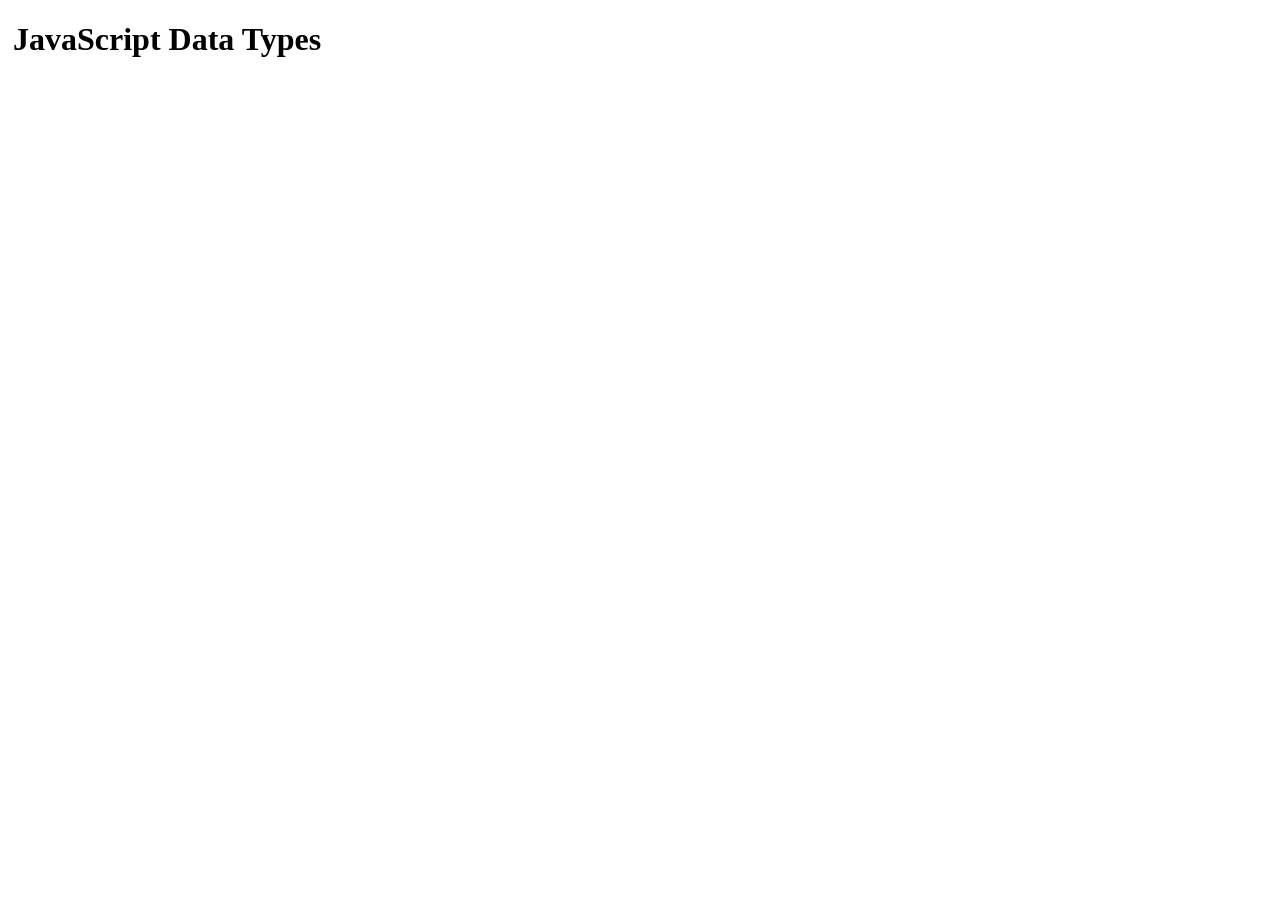
<file: Assignment-1/index.html>
<!DOCTYPE html>
<html lang="en">
<head>
    <meta charset="UTF-8">
    <meta name="viewport" content="width=device-width, initial-scale=1.0">
    <title>JavaScript</title>
    <link rel="stylesheet" href="style.css">
</head>
<body>
    <h1>JavaScript Data Types</h1>
    

    <script src="main.js"></script>
</body>
</html>
</file>
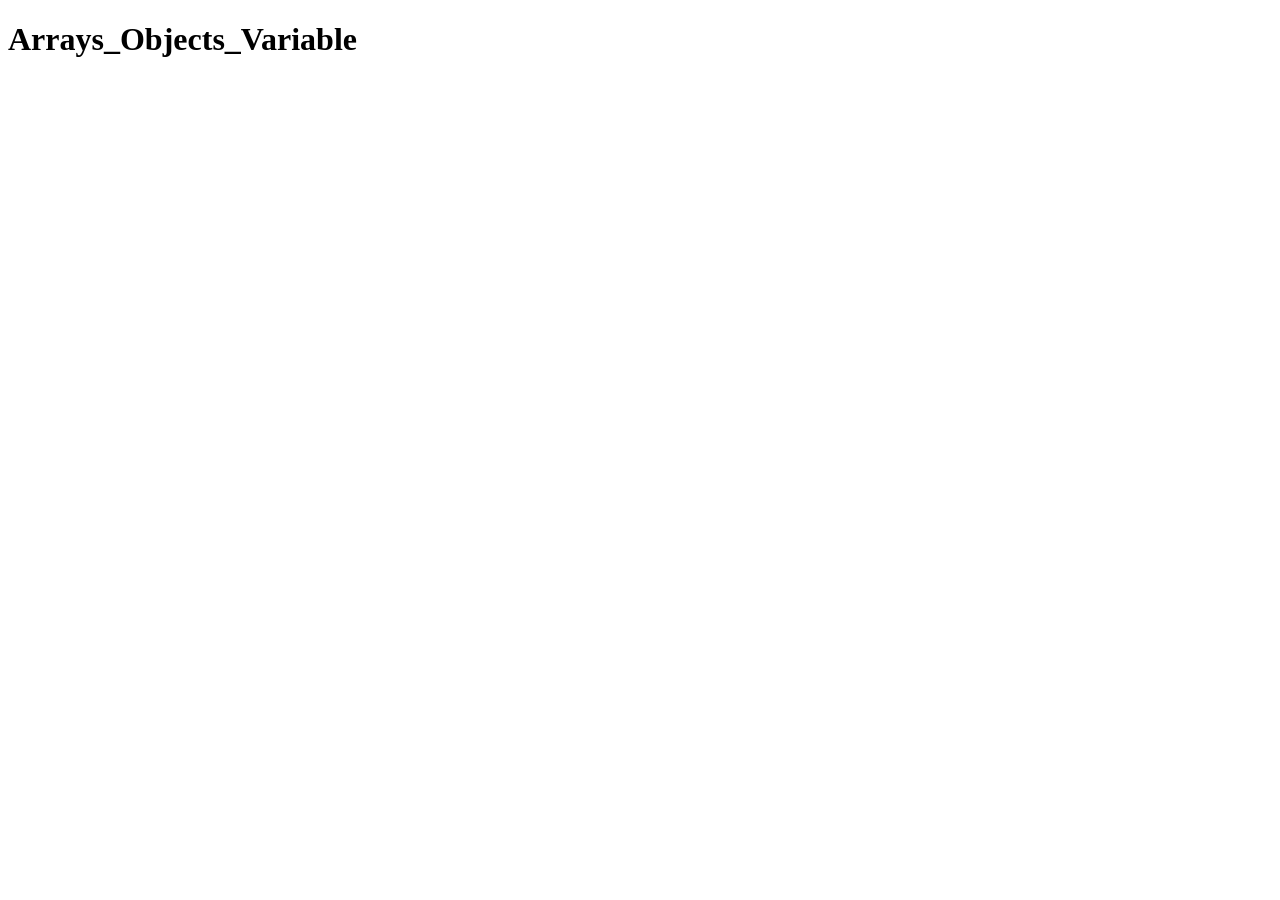
<file: Assignment-2/index.html>
<!DOCTYPE html>
<html lang="en">
<head>
    <meta charset="UTF-8">
    <meta name="viewport" content="width=device-width, initial-scale=1.0">
    <title>Array_Objects_Variable</title>
</head>
<body>
   <h1>Arrays_Objects_Variable</h1>
    
    <script src="main.js"></script>
</body>
</html>
</file>
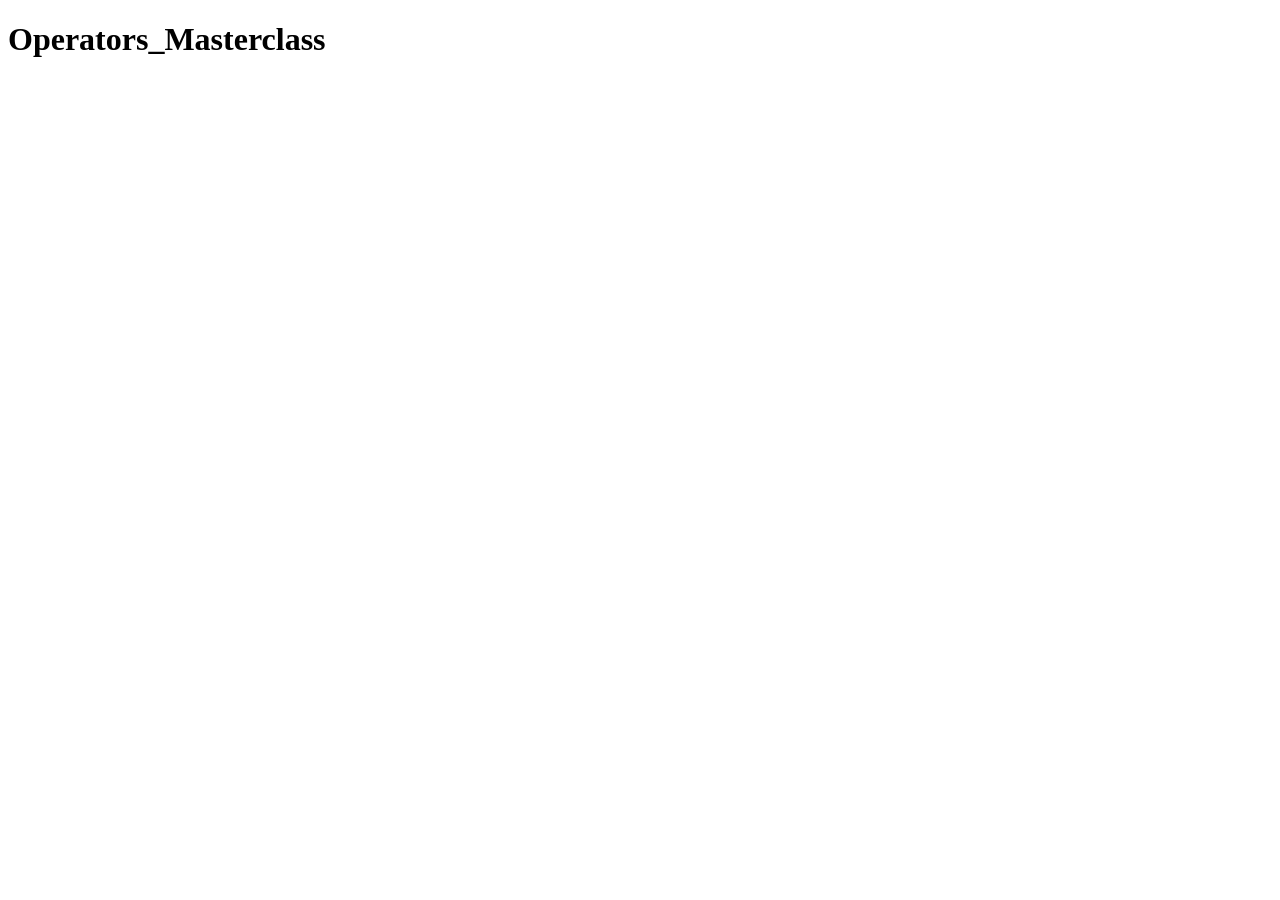
<file: Assignment-3/index.html>
<!DOCTYPE html>
<html lang="en">
<head>
    <meta charset="UTF-8">
    <meta name="viewport" content="width=device-width, initial-scale=1.0">
    <title>Operators_Masterclass</title>
</head>
<body>
    <h1>Operators_Masterclass</h1>
    

    <script src="main.js"></script>
</body>
</html>
</file>
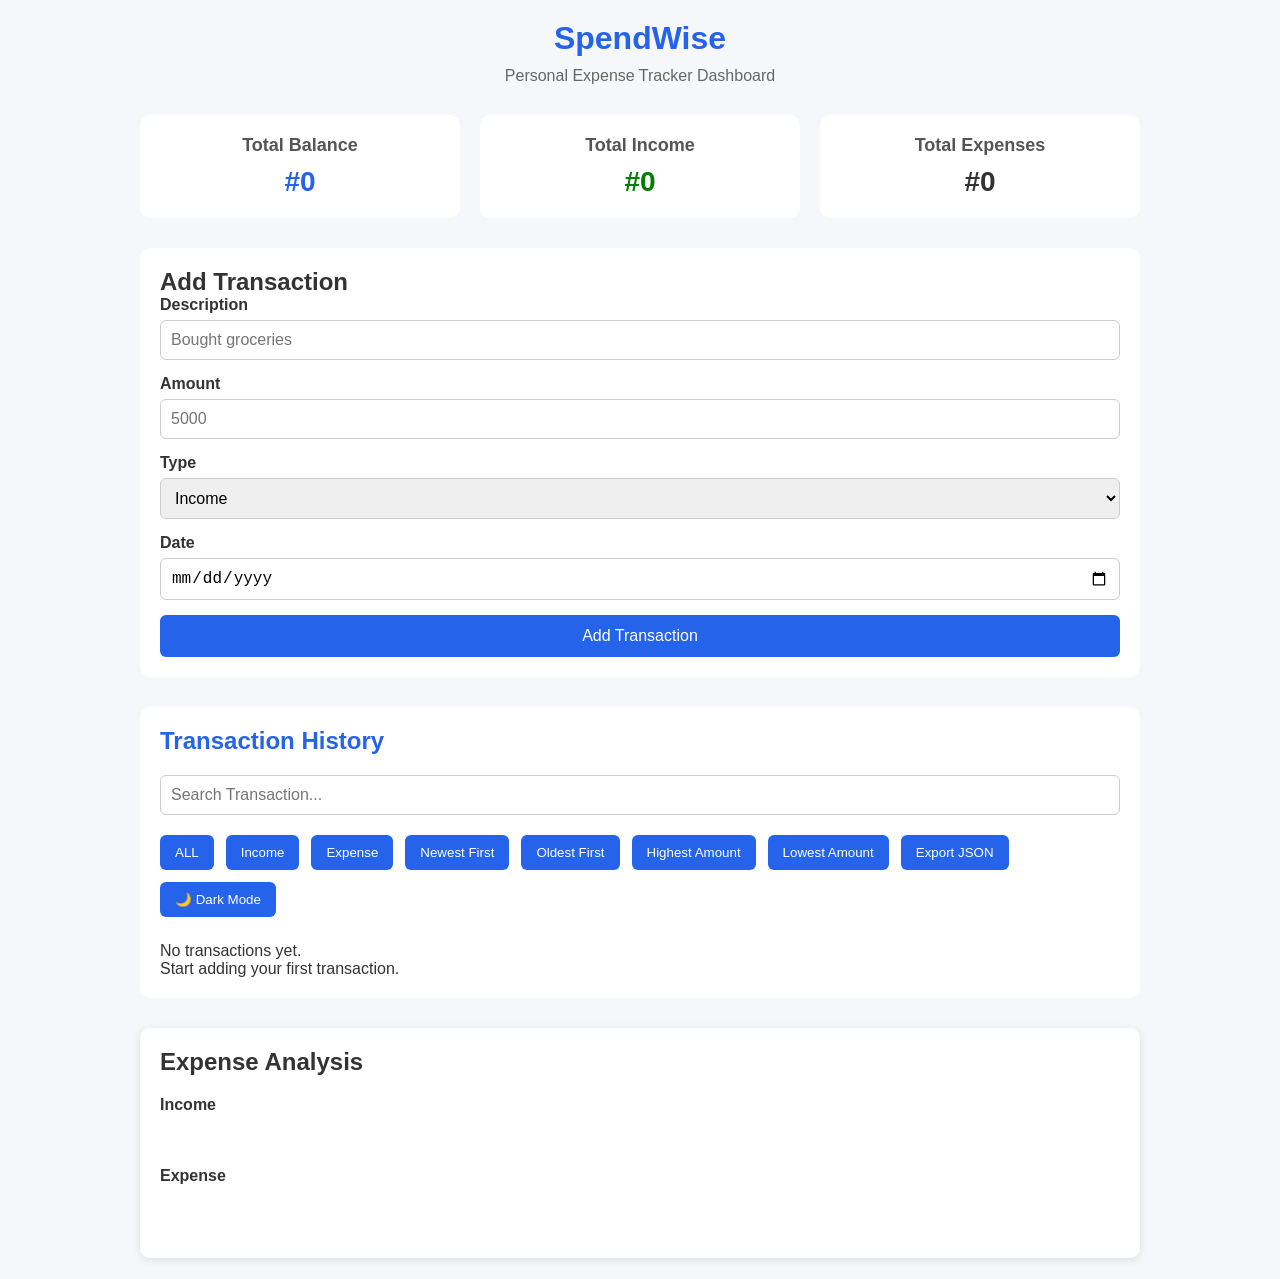
<file: SpendWise/index.html>
<!DOCTYPE html>
<html lang="en">
<head>
    <meta charset="UTF-8">
    <meta name="viewport" content="width=device-width, initial-scale=1.0">
    <title>SpendWise - Personal Expense Tracker</title>
    <link rel="stylesheet" href="css/style.css">
</head>
<body>
    <header>
        <h1>SpendWise</h1>
        <p>Personal Expense Tracker Dashboard</p>
    </header>
    <main>
        <section class="summary">
            <div class="card">
                <h2>Total Balance</h2>
                <p id="balance">#0</p>
                </div>

                <div class="card">
                    <h2>Total Income</h2>
                    <p id="income">#0</p>
                </div>

                 <div class="card">
                    <h2>Total Expenses</h2>
                    <p id="expenses">#0</p>
                </div>
            </section>

            <section class="transaction-form">

    <h2>Add Transaction</h2>

    <form id="expense-form">

        <div>
            <label for="description">Description</label>
            <input
                type="text"
                id="description"
                placeholder="Bought groceries">
        </div>

        <div>
            <label for="amount">Amount</label>
            <input
                type="number"
                id="amount"
                placeholder="5000">
        </div>

        <div>
            <label for="type">Type</label>

            <select id="type">

                <option value="income">Income</option>

                <option value="expense">Expense</option>

            </select>

        </div>

        <div>
            <label for="date">Date</label>

            <input
                type="date"
                id="date">
        </div>

        <button type="submit">
            Add Transaction
        </button>

    </form>

</section>

    <div id="loading">
        Loading transactions
    </div>
    
    <section class="transactions">
        <h2>Transaction History</h2>
        <input type="text"
        id="search"
        placeholder="Search Transaction...">

        

        <div class="filter-buttons">
    <button id="all-btn">ALL</button>
    <button id="income-btn">Income</button>
    <button id="expense-btn">Expense</button>
    <button id="newest-btn">Newest First</button>
    <button id="oldest-btn">Oldest First</button>
    <button id="highest-btn">Highest Amount</button>
    <button id="lowest-btn">Lowest Amount</button>
    <button id="export-btn">Export JSON</button>
    <button id="theme-btn">🌙 Dark Mode</button>

    </div>

            <div id="empty-state">
                <p>No transactions yet.</p>
                <p>Start adding your first transaction.</p>
            </div>
            <div id="transaction-list"></div>
            
    </section>

    <section class="chart-section">

    <h2>Expense Analysis</h2>

    <div class="chart">

        <div class="chart-item">

            <span>Income</span>

            <div class="bar income-bar" id="income-bar"></div>

        </div>

        <div class="chart-item">

            <span>Expense</span>

            <div class="bar expense-bar" id="expense-bar"></div>

        </div>

    </div>

</section>
    </main>


    <script src="js/app.js"></script>
</body>
</html>
</file>
<file: Assignment-1/style.css>
h1{

font-size: xx-large;
padding-left: 5px;

}
</file>
<file: SpendWise/css/style.css>
* {

margin: 0;
padding: 0;
box-sizing: border-box;

}
 
 body {

font-family: Arial, Helvetica, sans-serif;
background-color: #f5f7fa;
color: #333;
padding: 20px;

}

header {

text-align: center;
margin-bottom: 30px;

}

header h1 {

    color: #2563eb;
    margin-bottom: 10px;

}

header p {

    color: #666;

}

main {

    max-width: 1000px;
    margin: auto;
}

.summary {

    display: flex;
    justify-content: space-between;
    gap: 20px;
    margin-bottom: 30px;
}

.card {

    flex: 1;
    background-color: white;
    padding: 20px;
    border-radius: 10px;
    text-align: center;
    box-shadow: 0 2px 8px rgba(0,0,0.0.1);

}

.card h2 {

    font-size: 18px;
    margin-bottom: 10px;
    color: #555;

}

.card p {

    font-size: 28px;
    font-weight: bold;

}

#balance {

    color: #2563eb;

}

#income {

    color: green;

}

#expense {

    color: red;
}

.transaction-form {

    background-color: white;
    padding: 20px;
    border-radius: 10px;
    margin: 30px 0;
    box-shadow: 0 2px 8px rgba(0,0,0.0.1);

}

.transaction-form form{

    display: flex;
    flex-direction: column;
    gap: 15px;

}

.transaction-form label {

    display: block;
    margin-bottom: 6px;
    font-weight: bold;

}

.transaction-form input,
.transaction-form select {

    width: 100%;
    padding: 10px;
    border: 1px solid #ccc;
    border-radius: 6px;
    font-size: 16px;

}

.transaction-form button {

    background-color: #2563eb;
    color: white;
    border: none;
    padding: 12px;
    border-radius: 6px;
    cursor: pointer;
    font-size: 16px;

}

.transaction-form button:hover {

    background-color: #1d4ed8;

}

.transactions {

    background-color: white;
    padding: 20px;
    border-radius: 10px;
    box-shadow: 0 2px 8px rgba(0,0,0.0.1);

}

.transactions h2{

    color: #2563eb;
    margin-bottom: 20px;

}

#search {

    width: 100%;
    padding: 10px;
    border: 1px solid #ccc;
    border-radius: 6px;
    margin-bottom: 20px;
    font-size: 16px;

}


.filter-buttons {

    display: flex;
    gap: 12px;
    margin-bottom: 25px;
    flex-wrap: wrap;

}

.filter-buttons button {

    padding: 10px 15px;
    border: none;
    border-radius: 6px;
    background-color: #2563eb;
    color: white;
    cursor: pointer;
    transition: background-color 0.3s;

}

.filter-buttons button:hover {

    background-color: #1d4ed8;

}

#transaction-list {

display: flex;
flex-direction: column;
gap: 15px

}

#transaction-list p {

    text-align: center;
    color: #777;

}

.transaction-card {
    background-color: #f9fafb;
    border: 1px solid #ddd;
    border-left: 5px solid #2563eb;
    border-radius: 8px;
    padding: 20px;
    margin-bottom:20px;

}

.transaction-card h3{

    margin-bottom: 8px;

}

.transaction-card p {

    margin-bottom: 5px;

}

.delete-btn {

    margin-top: 10px;
    padding: 8px 12px;
    background-color: #dc2626;
    color: white;
    border: none;
    border-radius: 5px;
    cursor: pointer;

} 

.delete-btn:hover {

    background-color: #b91c1c;

}

.edit-btn {

    margin-top: 10px;
    margin-right: 10px;
    padding: 8px 12px;
    background-color: #16a34a;
    color: white;
    border: none;
    border-radius: 5px;
    cursor: pointer;

}

.edit-btn:hover {
    background-color: #15803d;

}

.card-actions {
    display: flex;
    align-items: center;
    gap: 10px;
    margin-top: 15px;
}

.card-actions button{
    padding: 8px 16px;
    border-radius: 6px;
    font-size: 14px;
    cursor: pointer;
}
.transaction-info{
    display: flex;
    justify-content: space-between;
    align-items: center;
    margin: 20px 0;
}

@media (max-width: 768px) {

    .summary {
        flex-direction: column;
    }

    .filter-buttons{
        flex-direction: column;
    }
}
.transaction-card {
    background-color: white;
    padding: 15px;
    margin-top: 10px;
    border-radius: 8px;
    border-left: 5px solid #2563eb;
    border-right: 5px solid #2563eb;
}

/* ==========================
   DARK MODE
========================== */

.dark-mode {
    background-color: #121212;
    color: #f5f5f5;
}

.dark-mode header p,
.dark-mode h1,
.dark-mode h2,
.dark-mode h3,
.dark-mode p,
.dark-mode small,
.dark-mode label {
    color: #f5f5f5;
}

.dark-mode .card,
.dark-mode .transaction-form,
.dark-mode .transactions,
.dark-mode .transaction-card {
    background-color: #1f2937;
    color: #f5f5f5;
    border-color: #374151;
}

.dark-mode input,
.dark-mode select {
    background-color: #374151;
    color: #ffffff;
    border: 1px solid #555;
}

.dark-mode input::placeholder {
    color: #d1d5db;
}

.dark-mode button {
    transition: 0.3s ease;
}

/* ==========================
   LOADING
========================== */

#loading {
    display: none;
    text-align: center;
    font-size: 18px;
    font-weight: bold;
    color: #2563eb;
    margin: 20px 0;
}

/* ==========================
   CHART
========================== */

.chart-section{
    background: white;
    margin-top:30px;
    padding:20px;
    border-radius:10px;
    box-shadow:0 2px 8px rgba(0,0,0,.1);
}

.chart-item{
    margin:20px 0;
}

.chart-item span{
    display:block;
    margin-bottom:8px;
    font-weight:bold;
}

.bar{
    height:25px;
    border-radius:6px;
    transition:.5s;
}

.income-bar{
    background:#16a34a;
    width:0%;
}

.expense-bar{
    background:#dc2626;
    width:0%;
}
</file>
